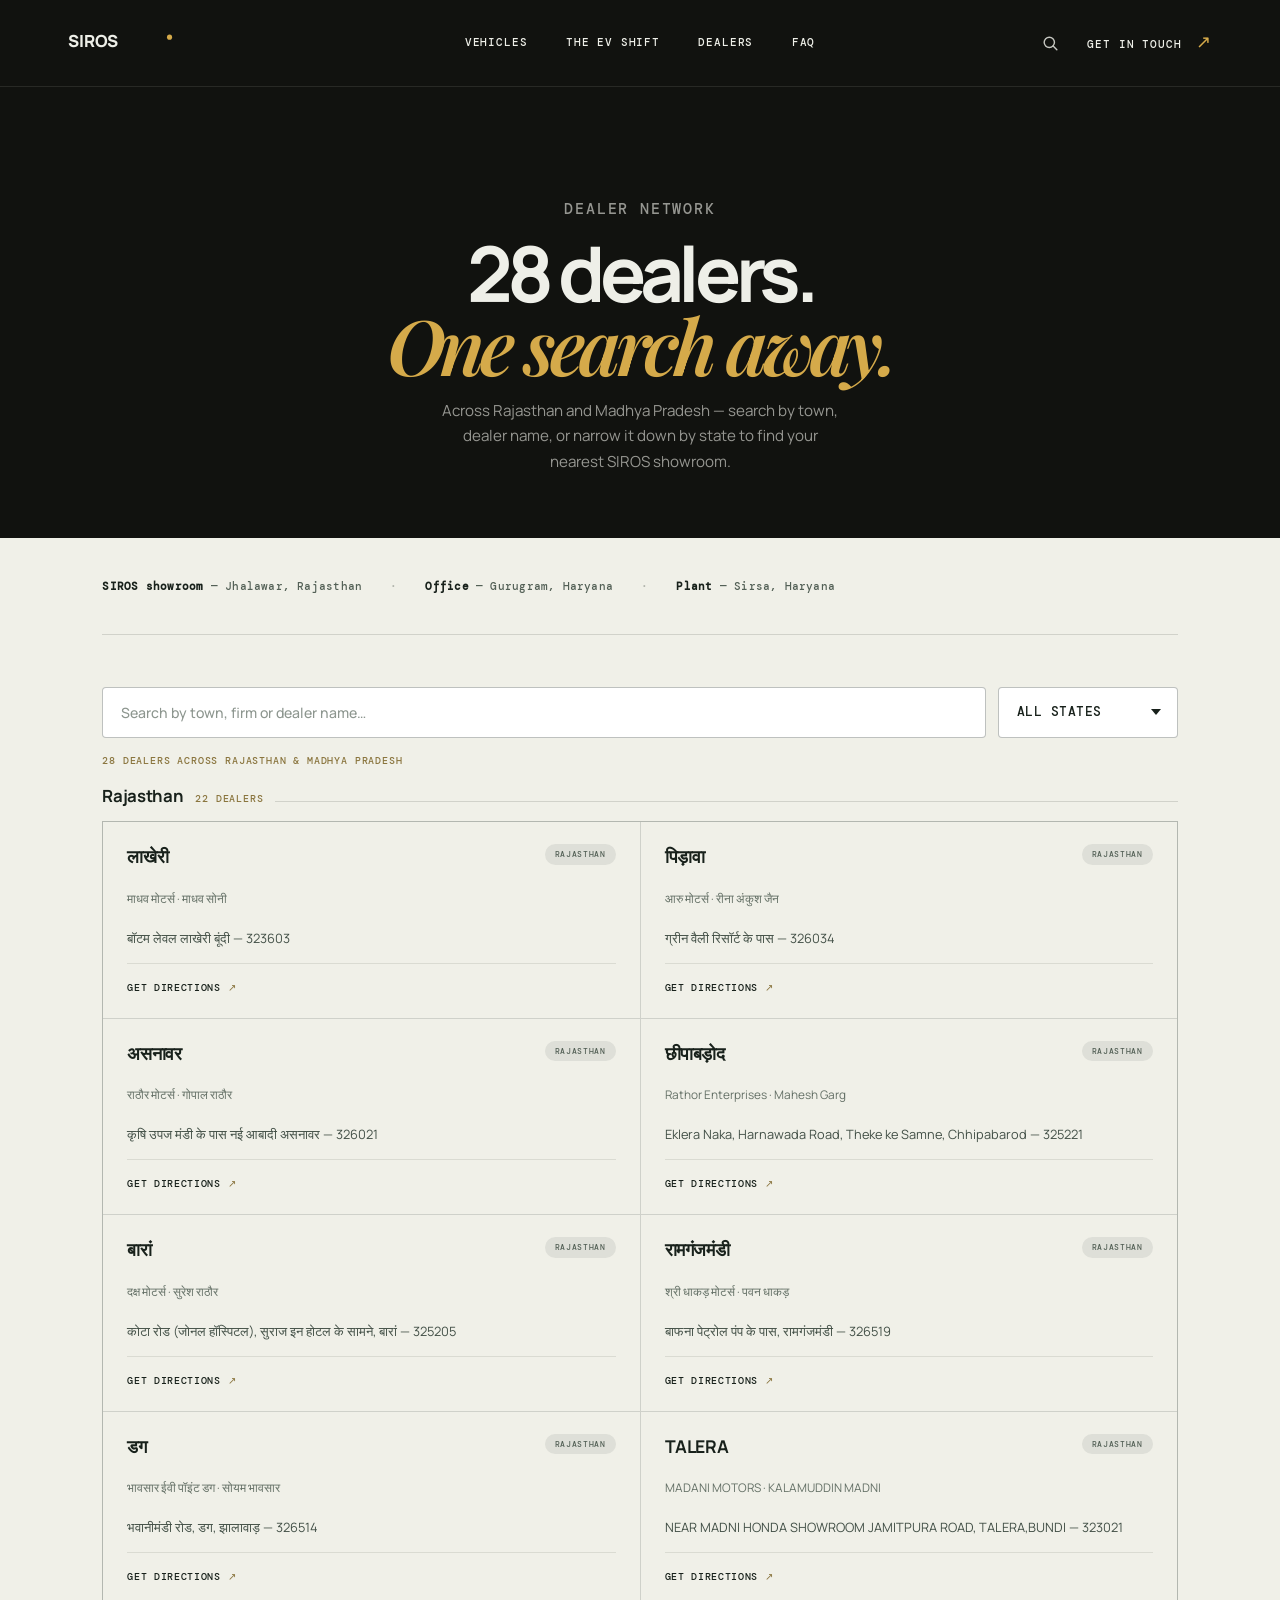
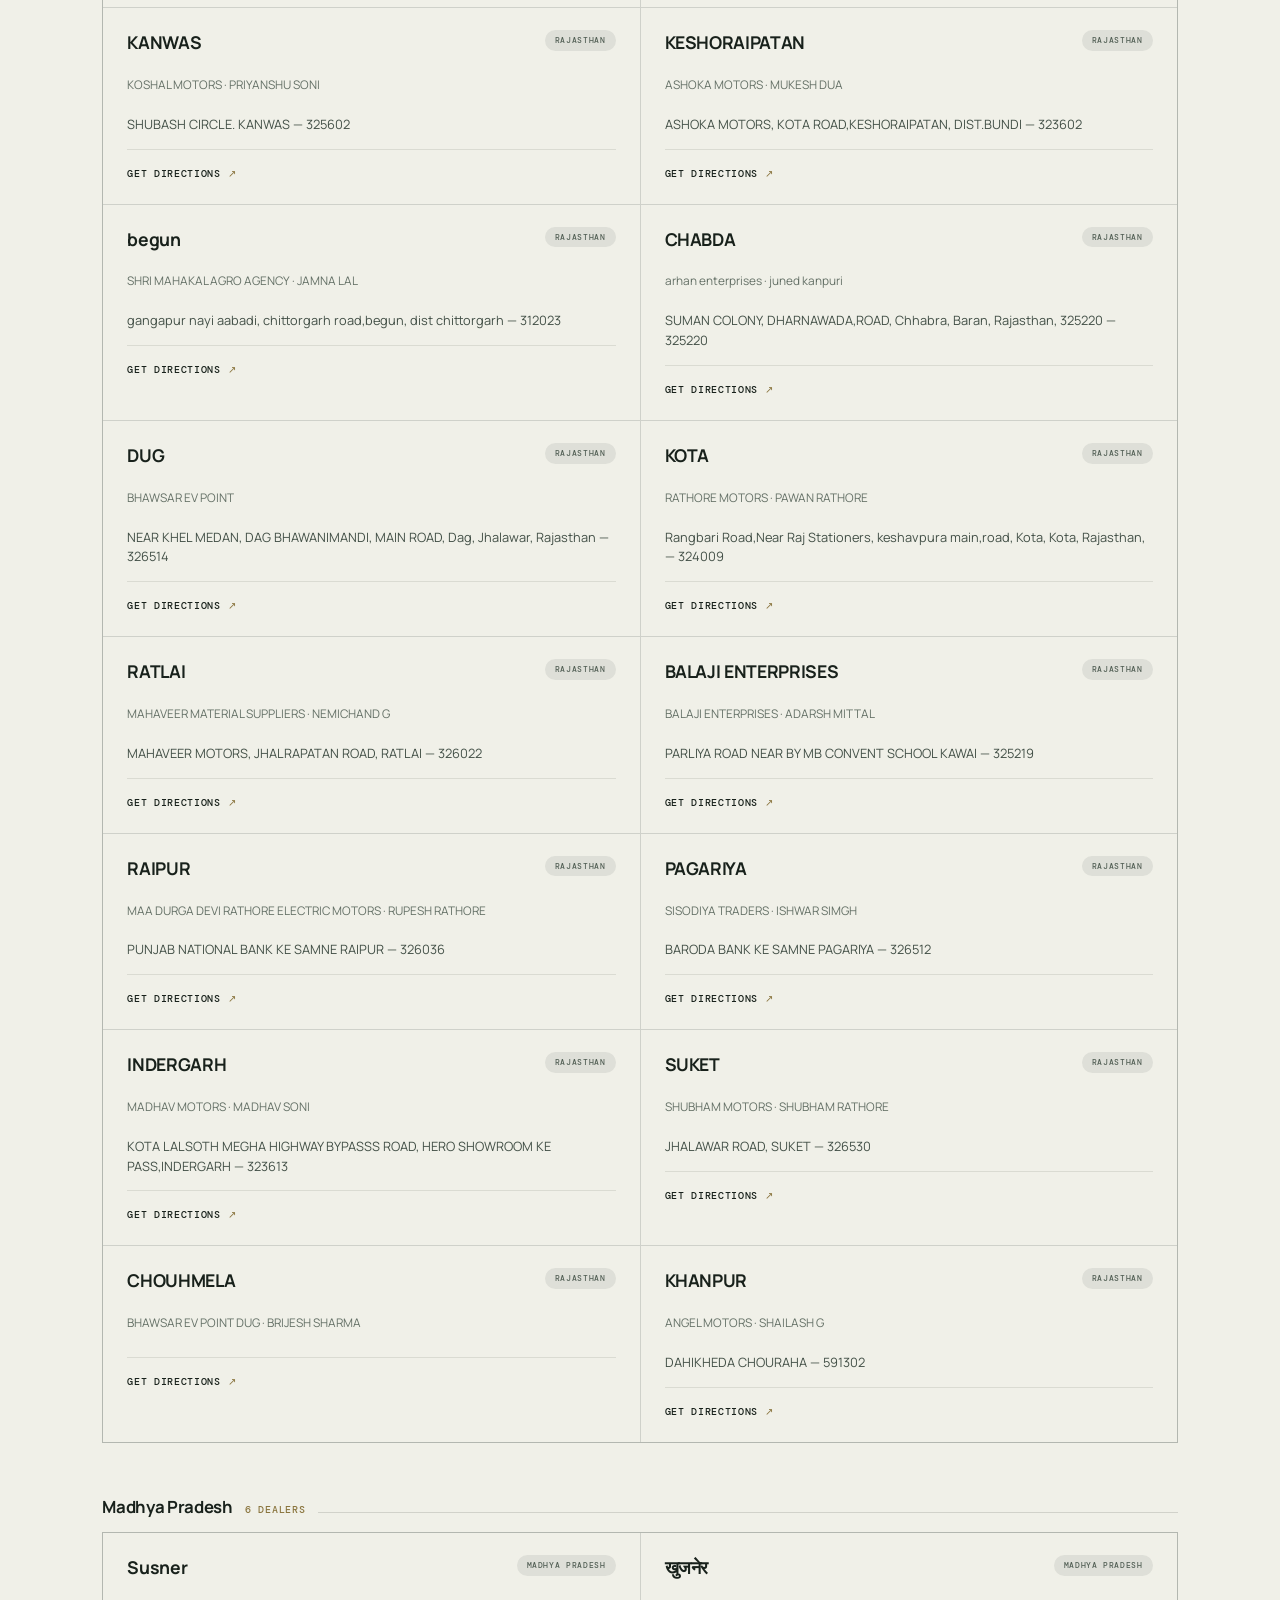
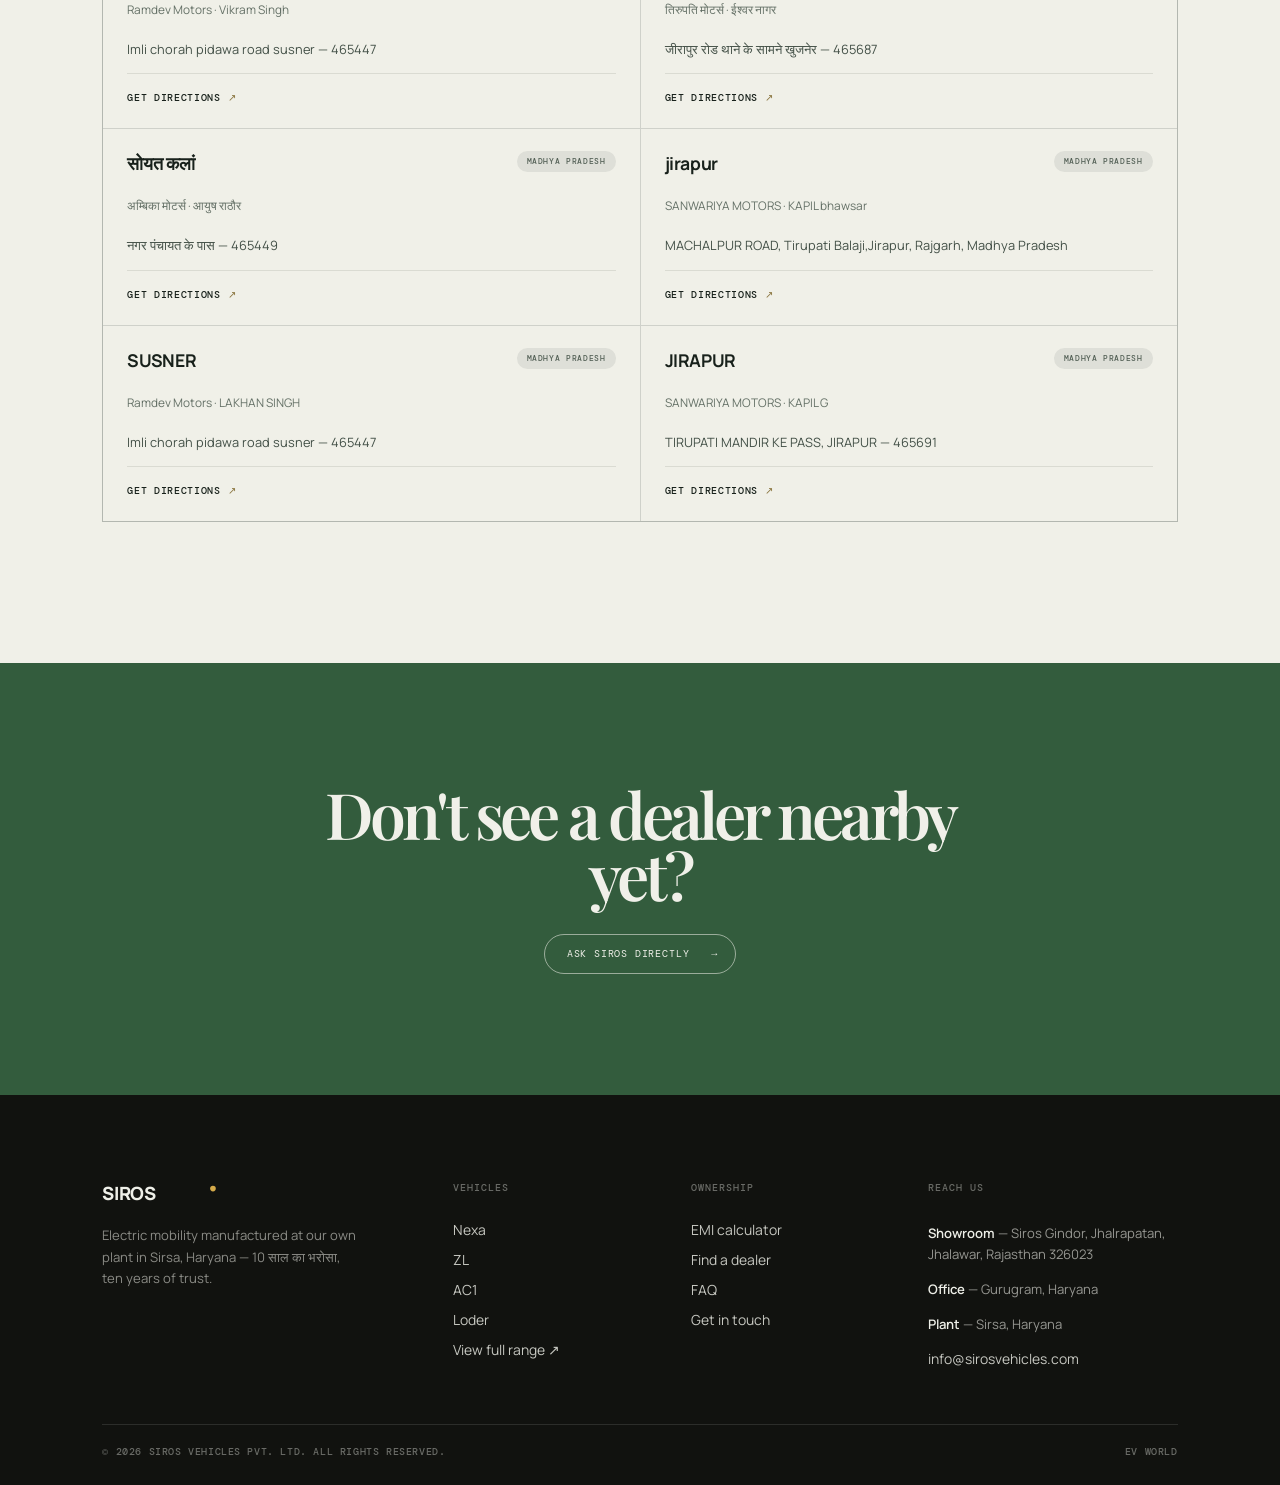
<file: dealers.html>
<!doctype html>
<html lang="en">
  <head>
    <meta charset="UTF-8" />
    <meta name="viewport" content="width=device-width, initial-scale=1.0" />
    <meta name="theme-color" content="#11120f" />
    <title>Find a SIROS Dealer — EV World</title>
    <link rel="preconnect" href="https://fonts.googleapis.com" />
    <link rel="preconnect" href="https://fonts.gstatic.com" crossorigin />
    <link href="https://fonts.googleapis.com/css2?family=DM+Mono:wght@400;500&family=Manrope:wght@400;500;600;700;800&family=Playfair+Display:ital,wght@0,600;0,700;1,600&display=swap" rel="stylesheet" />
    <link rel="stylesheet" href="styles.css" />
  </head>
  <body>
    <nav class="nav nav--plain" aria-label="Primary navigation">
      <a class="brand" href="index.html#top" aria-label="SIROS home">
        <svg class="brand__mark" viewBox="0 0 168 34" role="img" aria-hidden="true">
          <text x="0" y="24" class="brand__wordmark">SIROS</text>
          <circle class="brand__dot" cx="158" cy="8" r="4"></circle>
        </svg>
      </a>
      <div class="nav__links">
        <a href="index.html#products">Vehicles</a>
        <a href="index.html#range">The EV shift</a>
        <a href="dealers.html" aria-current="page">Dealers</a>
        <a href="index.html#faq">FAQ</a>
      </div>
      <div class="nav__actions">
        <button class="nav__search-toggle" id="searchToggle" aria-label="Search vehicles" aria-expanded="false" aria-controls="siteSearch">
          <svg viewBox="0 0 24 24" aria-hidden="true"><circle cx="10.5" cy="10.5" r="6.5" fill="none" stroke="currentColor" stroke-width="1.8"/><line x1="15.3" y1="15.3" x2="20" y2="20" stroke="currentColor" stroke-width="1.8" stroke-linecap="round"/></svg>
        </button>
        <a class="nav__menu" href="index.html#reserve">Get in touch <span aria-hidden="true">↗</span></a>
        <button class="nav__toggle" id="navToggle" aria-label="Open menu" aria-expanded="false" aria-controls="mobileMenu">
          <span></span><span></span><span></span>
        </button>
      </div>
    </nav>

    <div class="site-search" id="siteSearch" aria-hidden="true">
      <div class="site-search__panel">
        <div class="site-search__field">
          <svg viewBox="0 0 24 24" aria-hidden="true"><circle cx="10.5" cy="10.5" r="6.5" fill="none" stroke="currentColor" stroke-width="1.8"/><line x1="15.3" y1="15.3" x2="20" y2="20" stroke="currentColor" stroke-width="1.8" stroke-linecap="round"/></svg>
          <input type="search" id="siteSearchInput" placeholder="Search a vehicle — Nexa, ZL, AC1, Loder…" aria-label="Search vehicles by name" autocomplete="off" />
          <button type="button" class="site-search__close" id="siteSearchClose" aria-label="Close search">✕</button>
        </div>
        <div class="site-search__results" id="siteSearchResults" aria-live="polite"></div>
      </div>
    </div>

    <div class="mobile-menu" id="mobileMenu" aria-hidden="true">
      <a href="index.html#products">Vehicles</a>
      <a href="index.html#range">The EV shift</a>
      <a href="dealers.html">Dealers</a>
      <a href="index.html#faq">FAQ</a>
      <a href="index.html#reserve" class="mobile-menu__cta">Get in touch <span aria-hidden="true">↗</span></a>
    </div>

    <header class="dealers-hero">
      <p class="section-label">Dealer network</p>
      <h1>28 dealers.<br /><em>One search away.</em></h1>
      <p>Across Rajasthan and Madhya Pradesh — search by town, dealer name, or narrow it down by state to find your nearest SIROS showroom.</p>
    </header>

    <section class="locator locator--page" id="locator" aria-labelledby="locator-title">
      <div class="locator__hq">
        <span><strong>SIROS showroom</strong> — Jhalawar, Rajasthan</span>
        <span><strong>Office</strong> — Gurugram, Haryana</span>
        <span><strong>Plant</strong> — Sirsa, Haryana</span>
      </div>

      <div class="locator__interactive">
        <div class="locator__search">
          <input type="search" id="dealerSearch" placeholder="Search by town, firm or dealer name…" aria-label="Search dealers by town or name" autocomplete="off" />
          <select id="dealerState" aria-label="Filter dealers by state">
            <option value="all">All states</option>
            <option value="rj">Rajasthan</option>
            <option value="mp">Madhya Pradesh</option>
          </select>
        </div>
        <p class="locator__meta" id="dealerMeta"></p>
        <div id="dealerResults"></div>
      </div>
    </section>

    <section class="closing" id="reserve">
      <p>Don't see a dealer nearby yet?</p>
      <a href="mailto:info@sirosvehicles.com?subject=Dealer%20enquiry">Ask SIROS directly <span>→</span></a>
    </section>

    <footer class="site-footer">
      <div class="site-footer__top">
        <div class="site-footer__brand">
          <svg class="brand__mark" viewBox="0 0 168 34" role="img" aria-hidden="true">
            <text x="0" y="24" class="brand__wordmark">SIROS</text>
            <circle class="brand__dot" cx="158" cy="8" r="4"></circle>
          </svg>
          <p>Electric mobility manufactured at our own plant in Sirsa, Haryana — 10 साल का भरोसा, ten years of trust.</p>
        </div>

        <div class="site-footer__col">
          <p class="site-footer__heading">Vehicles</p>
          <a href="products/detail.html?model=nexa">Nexa</a>
          <a href="products/detail.html?model=zl">ZL</a>
          <a href="products/detail.html?model=ac1">AC1</a>
          <a href="products/detail.html?model=loder">Loder</a>
          <a href="index.html#products">View full range ↗</a>
        </div>

        <div class="site-footer__col">
          <p class="site-footer__heading">Ownership</p>
          <a href="index.html#emi">EMI calculator</a>
          <a href="dealers.html" aria-current="page">Find a dealer</a>
          <a href="index.html#faq">FAQ</a>
          <a href="mailto:info@sirosvehicles.com">Get in touch</a>
        </div>

        <div class="site-footer__col site-footer__col--wide">
          <p class="site-footer__heading">Reach us</p>
          <address><strong>Showroom</strong> — Siros Gindor, Jhalrapatan, Jhalawar, Rajasthan 326023</address>
          <address><strong>Office</strong> — Gurugram, Haryana</address>
          <address><strong>Plant</strong> — Sirsa, Haryana</address>
          <a href="mailto:info@sirosvehicles.com">info@sirosvehicles.com</a>
        </div>
      </div>

      <div class="site-footer__bottom">
        <span>© 2026 SIROS Vehicles Pvt. Ltd. All rights reserved.</span>
        <span>EV World</span>
      </div>
    </footer>

    <script src="script.js"></script>
    <script src="dealers.js"></script>
    <script src="locator.js"></script>
  </body>
</html>
</file>
<file: styles.css>
:root {
  --ink: #eeefe8;
  --paper: #11120f;
  --acid: #d5aa4a;
  --mono: "DM Mono", monospace;
  --sans: "Manrope", Arial, sans-serif;
  --display: "Playfair Display", Georgia, serif;
}

* { box-sizing: border-box; }
html { scroll-behavior: smooth; background: var(--paper); overflow-x: hidden; }
body { margin: 0; color: var(--ink); font-family: var(--sans); background: var(--paper); overflow-x: hidden; }
a { color: inherit; text-decoration: none; }

.hero {
  isolation: isolate;
  min-height: 100dvh;
  position: relative;
  overflow: hidden;
  display: flex;
  flex-direction: column;
  padding: 28px clamp(24px, 4vw, 68px) 34px;
}

.hero__film, .hero__video, .hero__veil, .hero__grain { position: absolute; inset: 0; }
.hero__film { z-index: -1; background: #292a24; }
.hero__video {
  width: 100%; height: 100%; object-fit: cover; object-position: center;
  filter: saturate(.8) contrast(1.08) brightness(.82);
  transform: scale(1.035);
  animation: cinematic-drift 14s cubic-bezier(.42,0,.2,1) infinite alternate;
}
.hero__veil {
  background: linear-gradient(90deg, rgba(8,9,7,.88) 0%, rgba(8,9,7,.43) 37%, rgba(8,9,7,.1) 70%),
    linear-gradient(0deg, rgba(8,9,7,.78) 0%, transparent 36%, rgba(8,9,7,.22) 100%);
}
.hero__grain { opacity: .16; pointer-events: none; background-image: url("data:image/svg+xml,%3Csvg viewBox='0 0 180 180' xmlns='http://www.w3.org/2000/svg'%3E%3Cfilter id='n'%3E%3CfeTurbulence type='fractalNoise' baseFrequency='.95' numOctaves='4' stitchTiles='stitch'/%3E%3C/filter%3E%3Crect width='100%25' height='100%25' filter='url(%23n)' opacity='.55'/%3E%3C/svg%3E"); mix-blend-mode: soft-light; }
.hero__loopmask {
  z-index: 1;
  pointer-events: none;
  background: radial-gradient(120% 90% at 50% 62%, transparent 55%, var(--paper) 100%), var(--paper);
  opacity: 0;
  transition: opacity .5s cubic-bezier(.65,0,.35,1);
}
.hero__loopmask.is-visible { opacity: 1; }

.nav { display: grid; grid-template-columns: 1fr auto 1fr; align-items: center; position: relative; z-index: 2; }
.brand { display: block; width: 108px; transition: opacity .25s ease; }
.brand:hover { opacity: .82; }
.brand__mark { display: block; width: 100%; height: auto; overflow: visible; }
.brand__wordmark { font: 800 26px/1 var(--sans); letter-spacing: -.01em; fill: var(--ink); }
.brand__dot { fill: var(--acid); }
.nav__links { display: flex; gap: clamp(20px, 3vw, 46px); font: 500 .66rem/1 var(--mono); letter-spacing: .08em; text-transform: uppercase; }
.nav__links a, .nav__menu { transition: opacity .25s ease; }
.nav__links a:hover, .nav__menu:hover { opacity: .58; }
.nav__actions { display: flex; align-items: center; gap: clamp(12px,1.6vw,20px); justify-self: end; }
.nav__menu { font: 500 .67rem/1 var(--mono); letter-spacing: .08em; text-transform: uppercase; }
.nav__menu span { color: var(--acid); font-size: 1.1rem; margin-left: .42rem; }

.nav__search-toggle { display: flex; align-items: center; justify-content: center; width: 34px; height: 34px; padding: 0; border: 0; background: none; color: var(--ink); cursor: pointer; opacity: .82; transition: opacity .25s ease; }
.nav__search-toggle:hover, .nav__search-toggle:focus-visible { opacity: 1; }
.nav__search-toggle svg { width: 19px; height: 19px; }

/* ---------------------------------------------------------------------
   Site-wide vehicle search — a small command-palette-style overlay,
   opened from the nav on every page (index and dealers alike), so a
   visitor can jump straight to a model by name without hunting through
   the vehicle carousel or menu first.
   ------------------------------------------------------------------- */
.site-search { position: fixed; inset: 0; z-index: 40; display: flex; justify-content: center; padding: min(14vh, 120px) 20px 20px; background: rgba(8,9,7,.72); backdrop-filter: blur(3px); opacity: 0; visibility: hidden; transition: opacity .25s ease, visibility 0s linear .25s; }
.site-search.is-open { opacity: 1; visibility: visible; transition-delay: 0s; }
.site-search__panel { width: min(560px, 100%); height: fit-content; max-height: 78vh; display: flex; flex-direction: column; background: var(--paper); border: 1px solid rgba(238,239,232,.18); border-radius: 6px; box-shadow: 0 30px 70px rgba(0,0,0,.5); transform: translateY(-14px); opacity: 0; transition: transform .3s cubic-bezier(.22,1,.36,1), opacity .3s ease; }
.site-search.is-open .site-search__panel { transform: translateY(0); opacity: 1; }
.site-search__field { display: flex; align-items: center; gap: 12px; padding: 18px 20px; border-bottom: 1px solid rgba(238,239,232,.14); color: rgba(238,239,232,.55); flex: none; }
.site-search__field svg { width: 18px; height: 18px; flex: none; }
.site-search__field input { flex: 1; min-width: 0; border: 0; background: none; outline: none; color: var(--ink); font: 500 .95rem/1 var(--sans); }
.site-search__field input::placeholder { color: rgba(238,239,232,.4); }
.site-search__close { flex: none; width: 26px; height: 26px; padding: 0; border: 0; background: none; color: rgba(238,239,232,.5); font-size: .85rem; cursor: pointer; transition: color .2s ease; }
.site-search__close:hover { color: var(--ink); }
.site-search__results { overflow-y: auto; padding: 8px; }
.site-search__result { display: flex; align-items: center; justify-content: space-between; gap: 12px; padding: 14px 14px; border-radius: 4px; color: var(--ink); transition: background .18s ease; }
.site-search__result:hover, .site-search__result:focus-visible { background: rgba(238,239,232,.08); }
.site-search__result span { font: 600 1.05rem/1 var(--sans); letter-spacing: -.01em; }
.site-search__result small { font: 500 .62rem/1 var(--mono); letter-spacing: .08em; text-transform: uppercase; color: rgba(238,239,232,.45); }
.site-search__empty { padding: 22px 14px; color: rgba(238,239,232,.5); font-size: .85rem; line-height: 1.6; }

@media (max-width: 480px) {
  .site-search { padding-top: 10vh; }
}

.hero__content { margin-top: auto; width: min(900px, 100%); padding: 5.5rem 0 clamp(44px, 7vw, 100px); }
.eyebrow { margin: 0 0 25px; color: var(--acid); font: 500 .65rem/1.3 var(--mono); letter-spacing: .1em; text-transform: uppercase; }
.hero__title { margin: 0; font-size: clamp(4.1rem, 9.15vw, 9.6rem); line-height: .84; letter-spacing: -.075em; font-weight: 700; }
.title-line { display: block; }
.title-line--italic { padding-left: clamp(24px, 7vw, 110px); color: #f2f2eb; font-family: var(--display); font-weight: 600; letter-spacing: -.085em; }
.hero__bottom { display: flex; align-items: end; gap: clamp(28px, 8vw, 120px); margin-top: clamp(28px, 4.4vw, 60px); }
.hero__description { width: min(290px, 44vw); margin: 0; color: rgba(238,239,232,.76); font-size: .83rem; line-height: 1.55; }
.cta { display: inline-flex; align-items: center; gap: 36px; min-height: 50px; padding: 0 9px 0 18px; border: 1px solid rgba(238,239,232,.46); border-radius: 99px; font: 500 .66rem/1 var(--mono); letter-spacing: .08em; text-transform: uppercase; transition: background-color .28s ease, color .28s ease, transform .28s cubic-bezier(.22,1,.36,1); }
.cta i { display: grid; place-items: center; width: 32px; height: 32px; border-radius: 50%; background: var(--acid); color: #181a11; font: 1.15rem/1 Arial; font-style: normal; transition: transform .28s cubic-bezier(.22,1,.36,1); }
.cta:hover { color: #171810; background: var(--acid); border-color: var(--acid); transform: translateY(-2px); }
.cta:hover i { color: var(--acid); background: #171810; transform: translateX(3px); }
.cta:active { transform: translateY(0) scale(.98); }

.hero__signature { position: absolute; right: clamp(24px, 4vw, 68px); bottom: 35px; z-index: 2; margin: 0; color: rgba(238,239,232,.82); font: 500 .61rem/1.5 var(--mono); letter-spacing: .08em; text-align: right; text-transform: uppercase; }
.hero__signature span { color: var(--acid); }
.scroll-cue { position: absolute; z-index: 2; bottom: 34px; left: clamp(24px, 4vw, 68px); display: flex; align-items: center; gap: 10px; color: rgba(238,239,232,.7); font: .55rem/1 var(--mono); letter-spacing: .08em; text-transform: uppercase; }
.scroll-cue i { display: block; width: 22px; height: 1px; background: var(--acid); transform-origin: left; animation: cue 1.8s ease-in-out infinite; }
.shift { display: grid; grid-template-columns: 1.04fr .96fr; min-height: 100vh; padding: clamp(70px, 9vw, 145px) clamp(24px, 8vw, 130px); gap: clamp(50px, 12vw, 190px); align-items: center; background: #dfdfd2; color: #172019; }
.section-label { margin: 0 0 28px; color: #8b7439; font: 500 .63rem/1 var(--mono); letter-spacing: .12em; text-transform: uppercase; }
.shift h2 { max-width: 700px; margin: 0; font-size: clamp(3.2rem, 6.2vw, 7.4rem); line-height: .88; letter-spacing: -.075em; font-weight: 700; }
.shift h2 em { font-family: var(--display); font-weight: 600; }
.shift__intro > p:last-child { max-width: 380px; margin: 42px 0 0 clamp(20px, 8vw, 125px); color: #435047; font-size: .93rem; line-height: 1.65; }
.shift__ledger { max-width: 480px; padding: clamp(28px, 4vw, 48px); border: 1px solid rgba(23,32,25,.28); background: #1b251d; color: #eef0e7; box-shadow: 18px 20px 0 #c5c6b8; }
.ledger__topline, .cost-row, .ledger__total { display: flex; justify-content: space-between; gap: 20px; }
.ledger__topline { font: 500 .67rem/1.3 var(--mono); letter-spacing: .06em; text-transform: uppercase; }.ledger__topline output { color: #e4bd5d; }
.distance { width: 100%; height: 26px; margin: 19px 0 0; accent-color: #d5aa4a; cursor: pointer; }
.scale { display: flex; justify-content: space-between; color: rgba(238,240,231,.53); font: .55rem/1 var(--mono); }.ledger__divider { height: 1px; margin: 42px 0 20px; background: rgba(238,240,231,.18); }
.ledger__caption { margin: 0 0 14px; color: rgba(238,240,231,.58); font: .59rem/1.4 var(--mono); letter-spacing: .08em; text-transform: uppercase; }
.cost-row { padding: 15px 0; border-bottom: 1px solid rgba(238,240,231,.12); font-size: .87rem; }.cost-row strong { font: 500 .95rem/1 var(--mono); }.cost-row--electric strong { color: #e4bd5d; }
.ledger__total { margin-top: 27px; align-items: end; font-size: .8rem; }.ledger__total strong { color: #e4bd5d; font: 500 clamp(1.7rem, 3vw, 2.25rem)/.9 var(--mono); letter-spacing: -.08em; }
.ledger__note { margin: 34px 0 0; color: rgba(238,240,231,.5); font-size: .61rem; line-height: 1.55; }.ledger__link { display: flex; justify-content: space-between; align-items: center; margin-top: 30px; padding-top: 17px; border-top: 1px solid rgba(238,240,231,.25); color: #e4bd5d; font: 500 .63rem/1 var(--mono); letter-spacing: .09em; text-transform: uppercase; }.ledger__link span { font-size: 1rem; }
.closing { display: flex; min-height: 48vh; flex-direction: column; align-items: center; justify-content: center; gap: 28px; padding: 35px 24px; background: #335c3d; color: #f0f0e9; text-align: center; }.closing p { max-width: 690px; margin: 0; font: 600 clamp(2.2rem, 5vw, 5.4rem)/.95 var(--display); letter-spacing: -.06em; }.closing a { display: inline-flex; gap: 22px; align-items: center; padding: 14px 17px 14px 22px; border: 1px solid rgba(240,240,233,.55); border-radius: 40px; font: .63rem/1 var(--mono); letter-spacing: .08em; text-transform: uppercase; transition: background .25s ease, color .25s ease; }.closing a:hover { background: #f0f0e9; color: #335c3d; }
.products { padding: clamp(70px, 10vw, 145px) clamp(24px, 8vw, 130px); background: #f0f0e8; color: #18211b; }.products__header { display: grid; grid-template-columns: 1.1fr 1.2fr .7fr; gap: 28px; align-items: end; margin-bottom: clamp(40px, 6vw, 80px); }.products__header .section-label { margin: 0 0 .4rem; }.products__header h2 { margin: 0; font-size: clamp(3.1rem, 6vw, 7.1rem); font-weight: 700; letter-spacing: -.08em; line-height: .82; }.products__header h2 em { font-family: var(--display); font-weight: 600; }.products__header > p:last-child { max-width: 215px; margin: 0 0 .2rem; color: #536056; font-size: .8rem; line-height: 1.6; }
.product-detail { min-height: 100dvh; background: #edf0e7; color: #172019; }.detail-nav { display: flex; align-items: center; justify-content: space-between; padding: 28px clamp(24px, 5vw, 80px); border-bottom: 1px solid rgba(23,32,25,.2); }.detail-nav > a:last-child { font: 500 .62rem/1 var(--mono); letter-spacing: .08em; text-transform: uppercase; }.detail-hero { max-width: 1100px; padding: clamp(85px, 14vw, 180px) clamp(24px, 11vw, 180px) clamp(65px, 9vw, 130px); }.detail-hero .section-label { margin: 0 0 25px; }.detail-hero h1 { margin: 0; font-size: clamp(5rem, 12vw, 13rem); letter-spacing: -.1em; line-height: .72; }.detail-hero h1 span { display: block; margin: 26px 0 0 clamp(24px, 8vw, 130px); color: #426445; font: 600 clamp(1.7rem, 3.5vw, 4.2rem)/.92 var(--display); letter-spacing: -.065em; }.detail-hero > p:not(.section-label) { max-width: 410px; margin: 43px 0 0 clamp(24px, 8vw, 130px); color: #526158; line-height: 1.65; }.detail-cta { display: inline-flex; gap: 24px; align-items: center; margin: 34px 0 0 clamp(24px, 8vw, 130px); padding: 16px 19px 16px 24px; border-radius: 40px; background: #1c2b20; color: #edf0e7; font: 500 .62rem/1 var(--mono); letter-spacing: .08em; text-transform: uppercase; transition: transform .25s ease, background .25s ease; }.detail-cta:hover { background: #426445; transform: translateY(-3px); }.detail-specs { display: grid; grid-template-columns: repeat(4,1fr); padding: 0 clamp(24px, 5vw, 80px) 75px; gap: 1px; background: rgba(23,32,25,.2); }.detail-specs div { display: grid; gap: 11px; padding: 21px; background: #edf0e7; }.detail-specs span, .feature-list p { color: #637167; font: .58rem/1.35 var(--mono); letter-spacing: .08em; text-transform: uppercase; }.detail-specs strong { font-size: clamp(1rem, 1.6vw, 1.45rem); letter-spacing: -.045em; }.detail-info { display: grid; grid-template-columns: 1.05fr .95fr; gap: clamp(50px, 12vw, 180px); padding: clamp(65px, 9vw, 130px) clamp(24px, 11vw, 180px); background: #203925; color: #edf0e7; }.detail-info .section-label { color: #d5aa4a; }.detail-info h2 { max-width: 430px; margin: 20px 0; font: 600 clamp(2.5rem, 4vw, 5rem)/.85 var(--display); letter-spacing: -.075em; }.detail-info div > p:not(.section-label) { max-width: 420px; color: rgba(237,240,231,.7); line-height: 1.65; }.detail-info div > a { display: inline-block; margin-top: 23px; color: #e5bc5d; font: .62rem/1 var(--mono); letter-spacing: .08em; text-transform: uppercase; }.feature-list { display: grid; grid-template-columns: 1fr 1fr; align-content: start; gap: 0 25px; }.feature-list p { grid-column: 1/-1; margin: 0 0 14px; color: #e5bc5d; }.feature-list span { padding: 14px 0; border-bottom: 1px solid rgba(237,240,231,.2); font-size: .82rem; }.detail-disclaimer { margin: 0; padding: 24px clamp(24px, 5vw, 80px); background: #172019; color: rgba(237,240,231,.55); font: .55rem/1.5 var(--mono); }

.reveal { opacity: 0; transform: translateY(26px); animation: reveal .85s cubic-bezier(.22,1,.36,1) forwards; }
[data-reveal] { opacity: 0; transform: translateY(30px); transition: opacity .9s cubic-bezier(.22,1,.36,1), transform .9s cubic-bezier(.22,1,.36,1); }
[data-reveal].is-inview { opacity: 1; transform: translateY(0); }
.hero__title .reveal:nth-child(1) { animation-delay: .15s; }
.hero__title .reveal:nth-child(2) { animation-delay: .27s; }
.hero__bottom { animation-delay: .44s; }
.spec:nth-child(1) { animation-delay: .48s; }.spec:nth-child(2) { animation-delay: .57s; }.spec:nth-child(3) { animation-delay: .66s; }
@keyframes reveal { to { opacity: 1; transform: translateY(0); } }
@keyframes cinematic-drift { from { transform: scale(1.035) translate3d(0,0,0); } to { transform: scale(1.08) translate3d(-.8%, -.45%,0); } }
@keyframes cue { 0%,100% { transform: scaleX(.25); opacity: .3; } 50% { transform: scaleX(1); opacity: 1; } }

@media (max-width: 760px) {
  .hero { padding-top: 22px; }
  .nav { grid-template-columns: 1fr auto; }.nav__links { display: none; }
  .hero__content { padding-bottom: 145px; }.hero__bottom { align-items: flex-start; flex-direction: column; gap: 24px; }
  .hero__description { width: min(310px, 100%); }.specs { right: auto; left: 24px; bottom: 35px; gap: 19px; }
  .hero__signature { display: none; }.scroll-cue { display: none; }
  .hero__veil { background: linear-gradient(90deg, rgba(8,9,7,.77) 0%, rgba(8,9,7,.22) 100%), linear-gradient(0deg, rgba(8,9,7,.72) 0%, transparent 48%); }
}
@media (max-width: 760px) { .shift { grid-template-columns: 1fr; min-height: auto; }.shift__intro > p:last-child { margin-left: 0; }.shift__ledger { box-shadow: 10px 11px 0 #c5c6b8; } }
@media (max-width: 760px) { .products__header { grid-template-columns: 1fr; }.products__header > p:last-child { max-width: 300px; }.detail-specs { grid-template-columns: repeat(2,1fr); padding-bottom: 45px; }.detail-info { grid-template-columns: 1fr; }.detail-hero h1 { font-size: clamp(4.4rem, 20vw, 8rem); }.detail-hero h1 span { margin-left: 24px; }.detail-hero > p:not(.section-label), .detail-cta { margin-left: 24px; }.feature-list { grid-template-columns: 1fr; }.locator__header { grid-template-columns: 1fr; }.locator__header > p:last-child { max-width: 320px; } }
@media (prefers-reduced-motion: reduce) {
  *, *::before, *::after { scroll-behavior: auto !important; animation-duration: .01ms !important; animation-iteration-count: 1 !important; transition-duration: .01ms !important; }
  .hero__video { transform: scale(1.035); }
}

.rate-section { display: grid; grid-template-columns: .72fr 1.28fr; gap: clamp(50px, 10vw, 160px); padding: clamp(70px, 10vw, 140px) clamp(24px, 11vw, 180px); background: #d9d9cc; color: #172019; }
.rate-section .section-label { margin: 0 0 25px; }.rate-section h2 { margin: 0; font-size: clamp(3.2rem, 5vw, 6rem); line-height: .83; letter-spacing: -.08em; }.rate-section h2 em { font-family: var(--display); font-weight: 600; }.rate-section > div > p:last-child { max-width: 340px; margin: 35px 0 0; color: #4b574e; font-size: .82rem; line-height: 1.65; }
.rate-table { width: 100%; border-collapse: collapse; font-size: .82rem; }.rate-table th { padding: 0 0 14px; border-bottom: 1px solid rgba(23,32,25,.5); color: #647066; font: .55rem/1 var(--mono); letter-spacing: .07em; text-align: left; text-transform: uppercase; }.rate-table th:last-child,.rate-table td:last-child { text-align: right; }.rate-table td { padding: 18px 0; border-bottom: 1px solid rgba(23,32,25,.18); }.rate-table td:last-child { font: 500 .8rem/1 var(--mono); }.rate-table tbody tr:last-child td { border-color: rgba(23,32,25,.5); }

/* ---------------------------------------------------------------
   Trust — "10 years of trust", real partners, real manufacturing.
   Dark section, same paper as the hero, to break the two cream
   sections apart and give the claim room to breathe.
   ----------------------------------------------------------------*/
.trust { padding: clamp(90px,11vw,150px) clamp(24px,8vw,130px); background: var(--paper); color: var(--ink); }
.trust__intro { max-width: 720px; }
.trust__intro .section-label { color: var(--acid); }
.trust__intro h2 { margin: 0; font-size: clamp(2.6rem,5.4vw,5.6rem); font-weight: 700; letter-spacing: -.07em; line-height: .92; }
.trust__intro h2 em { font-family: var(--display); font-weight: 600; font-style: italic; color: var(--acid); }
.trust__intro p { max-width: 46ch; margin: 26px 0 0; color: rgba(238,239,232,.6); line-height: 1.7; font-size: .92rem; }
.trust__grid { display: grid; grid-template-columns: repeat(4,minmax(0,1fr)); gap: 1px; margin-top: clamp(56px,8vw,96px); background: rgba(238,239,232,.14); }
.trust__pillar { background: var(--paper); padding: 34px 26px clamp(30px,4vw,42px); display: flex; flex-direction: column; gap: 20px; }
.trust__pillar svg { width: 40px; height: 40px; stroke: var(--acid); fill: none; stroke-width: 1.4; }
.trust__pillar h3 { margin: 0; font-size: 1.02rem; font-weight: 600; letter-spacing: -.01em; }
.trust__pillar p { margin: 0; color: rgba(238,239,232,.56); font-size: .8rem; line-height: 1.6; }
.trust__partners { margin-top: clamp(64px,9vw,110px); padding-top: 34px; border-top: 1px solid rgba(238,239,232,.14); display: flex; flex-wrap: wrap; align-items: center; justify-content: space-between; gap: 24px 40px; }
.trust__partners-label { font: 500 .58rem/1 var(--mono); letter-spacing: .12em; text-transform: uppercase; color: rgba(238,239,232,.4); }
.trust__partners-marks { display: flex; flex-wrap: wrap; gap: 30px 44px; }
.trust__partners-marks span { font: 700 1rem/1 var(--sans); letter-spacing: -.02em; color: rgba(238,239,232,.8); }
.trust__partners-marks small { display: block; font: 500 .52rem/1 var(--mono); letter-spacing: .1em; text-transform: uppercase; color: rgba(238,239,232,.36); margin-top: 4px; font-weight: 400; }

@media (max-width: 900px) {
  .trust__grid { grid-template-columns: repeat(2,minmax(0,1fr)); }
}
@media (max-width: 560px) {
  .trust__grid { grid-template-columns: 1fr; }
  .trust__partners { flex-direction: column; align-items: flex-start; }
}

/* ---------------------------------------------------------------
   Locator — real SIROS addresses. Filter by state, get real
   directions; no fabricated dealer network.
   ----------------------------------------------------------------*/
.locator { padding: clamp(90px,11vw,150px) clamp(24px,8vw,130px); background: #f0f0e8; color: #18211b; }
.locator__header { display: grid; grid-template-columns: 1.1fr 1.2fr .7fr; gap: 28px; align-items: end; margin-bottom: clamp(40px,6vw,64px); }
.locator__header h2 { margin: 0; font-size: clamp(3rem,5.6vw,6.4rem); font-weight: 700; letter-spacing: -.08em; line-height: .84; }
.locator__header h2 em { font-family: var(--display); font-weight: 600; font-style: italic; }
.locator__header > p:last-child { max-width: 230px; margin: 0 0 .2rem; color: #536056; font-size: .8rem; line-height: 1.6; }

@media (max-width: 760px) { .detail-info,.rate-section { grid-template-columns: 1fr; } }
@media (max-width: 760px) { .locator__header { grid-template-columns: 1fr; }.locator__header > p:last-child { max-width: 320px; } }


/* ---------------------------------------------------------------
   EMI — worked from the SIROS financing sheet. Same dark paper as
   Trust, since financing is part of the same "what ownership
   actually costs" story.
   ----------------------------------------------------------------*/
.emi { padding: clamp(70px,9vw,120px) clamp(24px,8vw,130px) clamp(90px,11vw,150px); background: var(--paper); color: var(--ink); border-top: 1px solid rgba(238,239,232,.1); }
.emi__intro { max-width: 640px; }
.emi__intro .section-label { color: var(--acid); }
.emi__intro h2 { margin: 0; font-size: clamp(2.4rem,5vw,4.8rem); font-weight: 700; letter-spacing: -.07em; line-height: .95; }
.emi__intro h2 em { font-family: var(--display); font-weight: 600; font-style: italic; color: var(--acid); }
.emi__intro p { max-width: 50ch; margin: 22px 0 0; color: rgba(238,239,232,.6); line-height: 1.7; font-size: .9rem; }

.emi__panel { margin-top: clamp(48px,6vw,72px); display: grid; grid-template-columns: .85fr 1.15fr; gap: clamp(36px,5vw,64px); align-items: start; }
.emi__picker { padding: 30px clamp(26px,3vw,36px); border: 1px solid rgba(238,239,232,.16); border-radius: 4px; }
.emi__topline { display: flex; justify-content: space-between; align-items: baseline; font: 500 .67rem/1.3 var(--mono); letter-spacing: .06em; text-transform: uppercase; color: rgba(238,239,232,.6); }
.emi__topline output { font: 500 1.5rem/1 var(--mono); color: var(--acid); letter-spacing: -.02em; }
.emi__slider { width: 100%; margin: 22px 0 8px; -webkit-appearance: none; appearance: none; height: 3px; border-radius: 2px; background: rgba(238,239,232,.18); outline: none; }
.emi__slider::-webkit-slider-thumb { -webkit-appearance: none; width: 18px; height: 18px; border-radius: 50%; background: var(--acid); cursor: pointer; box-shadow: 0 0 0 4px rgba(213,170,74,.18); }
.emi__slider::-moz-range-thumb { width: 18px; height: 18px; border: 0; border-radius: 50%; background: var(--acid); cursor: pointer; box-shadow: 0 0 0 4px rgba(213,170,74,.18); }
.emi__scale { display: flex; justify-content: space-between; color: rgba(238,239,232,.4); font: .55rem/1 var(--mono); }

.emi__field-label { margin: 26px 0 0; font: 500 .67rem/1.3 var(--mono); letter-spacing: .06em; text-transform: uppercase; color: rgba(238,239,232,.6); }
.emi__tenure { display: flex; flex-wrap: wrap; gap: 8px; margin-top: 12px; }
.emi__tenure button {
  flex: 1 1 auto; min-width: 76px; padding: 10px 8px;
  border: 1px solid rgba(238,239,232,.18); border-radius: 999px;
  background: transparent; color: var(--ink);
  font: 500 .78rem/1 var(--mono); letter-spacing: .01em;
  cursor: pointer; transition: background .18s ease, border-color .18s ease, color .18s ease;
}
.emi__tenure button:hover { border-color: rgba(213,170,74,.55); }
.emi__tenure button:focus-visible { outline: 2px solid var(--acid); outline-offset: 2px; }
.emi__tenure button.is-active { background: var(--acid); border-color: var(--acid); color: var(--paper); }

.emi__hint { margin: 26px 0 0; padding-top: 20px; border-top: 1px solid rgba(238,239,232,.14); color: rgba(238,239,232,.5); font-size: .78rem; line-height: 1.6; }

.emi__result { border: 1px solid rgba(238,239,232,.16); border-radius: 4px; padding: clamp(28px,3.4vw,40px) clamp(26px,3vw,36px); background: rgba(213,170,74,.04); display: flex; flex-direction: column; }
.emi__result-label { display: block; font: 500 .67rem/1.3 var(--mono); letter-spacing: .06em; text-transform: uppercase; color: rgba(238,239,232,.6); }
.emi__result-amount { margin-top: 10px; font: 600 clamp(2.4rem,4.6vw,3.6rem)/1 var(--mono); letter-spacing: -.02em; color: var(--acid); }
.emi__result-amount span { font-family: var(--sans); font-size: .82rem; font-weight: 500; letter-spacing: 0; text-transform: none; color: rgba(238,239,232,.5); margin-left: 8px; }

.emi__result-stats { display: grid; grid-template-columns: 1fr 1fr; gap: 1px; margin-top: 26px; background: rgba(238,239,232,.14); }
.emi__result-stat { background: var(--paper); padding: 18px clamp(18px,2vw,26px); display: flex; flex-direction: column; gap: 8px; }
.emi__result-stat-label { font: 500 .6rem/1 var(--mono); letter-spacing: .08em; text-transform: uppercase; color: rgba(238,239,232,.45); }
.emi__result-stat-value { font: 500 1.25rem/1 var(--mono); color: var(--ink); letter-spacing: -.01em; }

.emi__result-note { margin: 22px 0 0; padding-top: 18px; border-top: 1px solid rgba(238,239,232,.14); color: rgba(238,239,232,.5); font-size: .78rem; line-height: 1.6; }
.emi__result-empty { color: rgba(238,239,232,.5); font-size: .82rem; }

@media (max-width: 860px) {
  .emi__panel { grid-template-columns: 1fr; }
}
@media (max-width: 480px) {
  .emi__result-stats { grid-template-columns: 1fr; }
}

/* ---------------------------------------------------------------
   Locator, v2 — search-first. Nothing renders until the visitor
   searches or picks a state; 28 dealers is too many to dump at once.
   ----------------------------------------------------------------*/
.locator__hq { display: flex; flex-wrap: wrap; gap: 10px 28px; margin-bottom: clamp(36px,5vw,52px); padding-bottom: clamp(28px,4vw,40px); border-bottom: 1px solid rgba(24,33,27,.14); font: 500 .68rem/1.5 var(--mono); letter-spacing: .02em; color: #536056; }
.locator__hq strong { color: #18211b; font-weight: 600; }
.locator__hq span:not(:last-child)::after { content: '·'; margin-left: 28px; color: rgba(24,33,27,.3); }

.locator__search { display: grid; grid-template-columns: 1fr auto; gap: 12px; margin-bottom: 18px; }
.locator__search input { padding: 15px 18px; border: 1px solid rgba(24,33,27,.28); border-radius: 4px; background: #fff; font: 500 .88rem/1 var(--sans); color: #18211b; }
.locator__search input:focus { outline: 2px solid #18211b; outline-offset: -1px; }
.locator__search input::placeholder { color: #8d968f; }
.locator__search select { padding: 0 40px 0 18px; border: 1px solid rgba(24,33,27,.28); border-radius: 4px; background: #fff url("data:image/svg+xml,%3Csvg xmlns='http://www.w3.org/2000/svg' width='10' height='6'%3E%3Cpath d='M0 0l5 6 5-6' fill='%2318211b'/%3E%3C/svg%3E") no-repeat right 16px center; appearance: none; font: 500 .8rem/1 var(--mono); letter-spacing: .04em; text-transform: uppercase; color: #18211b; cursor: pointer; }

.locator__meta { margin-bottom: 18px; font: 500 .64rem/1 var(--mono); letter-spacing: .08em; text-transform: uppercase; color: #8a753e; min-height: 1em; }

.locator__group + .locator__group { margin-top: clamp(36px,5vw,52px); }
.locator__group-head { display: flex; align-items: baseline; gap: 12px; margin-bottom: 14px; }
.locator__group-head h3 { margin: 0; font-size: 1.05rem; font-weight: 700; letter-spacing: -.02em; color: #18211b; }
.locator__group-head span { font: 500 .62rem/1 var(--mono); letter-spacing: .08em; text-transform: uppercase; color: #8a753e; }
.locator__group-head::after { content: ''; flex: 1; height: 1px; background: rgba(24,33,27,.14); }

.locator__empty { padding: 60px 30px; border: 1px dashed rgba(24,33,27,.25); border-radius: 4px; text-align: center; color: #647066; font-size: .88rem; line-height: 1.7; }
.locator__empty strong { display: block; margin-bottom: 6px; color: #18211b; font-size: 1.1rem; font-weight: 600; }

.locator__results { display: grid; grid-template-columns: repeat(2,minmax(0,1fr)); gap: 1px; background: rgba(24,33,27,.15); border: 1px solid rgba(24,33,27,.15); }
.dealer-card { background: #f0f0e8; padding: 22px 24px; display: flex; flex-direction: column; gap: 10px;
  opacity: 0; transform: translateY(10px);
  animation: dealer-card-in .5s cubic-bezier(.22,.61,.36,1) forwards;
  animation-delay: var(--i, 0ms); }
@keyframes dealer-card-in { to { opacity: 1; transform: translateY(0); } }
.dealer-card__top { display: flex; align-items: start; justify-content: space-between; gap: 10px; }
.dealer-card h3 { margin: 0; font-size: 1.1rem; font-weight: 700; letter-spacing: -.02em; }
.dealer-card__state { flex-shrink: 0; padding: 4px 10px; border-radius: 30px; background: rgba(24,33,27,.08); font: 500 .5rem/1.6 var(--mono); letter-spacing: .08em; text-transform: uppercase; color: #536056; white-space: nowrap; }
.dealer-card__contact { font-size: .74rem; color: #647066; }
.dealer-card address { font-style: normal; font-size: .8rem; color: #435047; line-height: 1.55; }
.dealer-card__row { margin-top: 4px; padding-top: 10px; border-top: 1px solid rgba(24,33,27,.1); }
.dealer-card__row a { display: inline-flex; align-items: center; gap: 7px; font: 500 .6rem/1 var(--mono); letter-spacing: .07em; text-transform: uppercase; color: #18211b; transition: color .2s ease, gap .2s ease; }
.dealer-card__row a span { color: #8a753e; transition: transform .2s cubic-bezier(.22,1,.36,1); }
.dealer-card__row a:hover { color: #426445; gap: 10px; }
.dealer-card__row a:hover span { transform: translate(2px,-2px); }

@media (prefers-reduced-motion: reduce) {
  .dealer-card { opacity: 1; transform: none; animation: none; }
}

@media (max-width: 760px) {
  .locator__search { grid-template-columns: 1fr; }
  .locator__results { grid-template-columns: 1fr; }
}

/* ---------------------------------------------------------------
   Mobile menu — nav__links previously just vanished under 760px
   with nothing to replace them. Real hamburger + slide panel now.
   ----------------------------------------------------------------*/
.nav__toggle { display: none; position: relative; z-index: 3; width: 40px; height: 40px; padding: 0; border: 0; background: none; cursor: pointer; flex-direction: column; align-items: center; justify-content: center; gap: 6px; }
.nav__toggle span { display: block; width: 22px; height: 2px; background: var(--ink); border-radius: 2px; transition: transform .35s cubic-bezier(.22,1,.36,1), opacity .25s ease; }
.nav__toggle[aria-expanded="true"] span:nth-child(1) { transform: translateY(8px) rotate(45deg); }
.nav__toggle[aria-expanded="true"] span:nth-child(2) { opacity: 0; }
.nav__toggle[aria-expanded="true"] span:nth-child(3) { transform: translateY(-8px) rotate(-45deg); }

.mobile-menu { display: none; }

@media (max-width: 760px) {
  .nav { grid-template-columns: 1fr auto auto; }
  .nav__menu { display: none; }
  .nav__toggle { display: flex; }
  .mobile-menu {
    position: fixed; inset: 0; z-index: 5; display: flex; flex-direction: column; justify-content: center; gap: 28px;
    padding: 80px clamp(24px,8vw,68px);
    background: var(--paper); color: var(--ink);
    font: 600 clamp(1.6rem,7vw,2.4rem)/1 var(--sans); letter-spacing: -.02em;
    opacity: 0; visibility: hidden; transform: translateY(-16px);
    transition: opacity .4s cubic-bezier(.22,1,.36,1), transform .4s cubic-bezier(.22,1,.36,1), visibility 0s linear .4s;
  }
  .mobile-menu.is-open { opacity: 1; visibility: visible; transform: translateY(0); transition-delay: 0s; }
  .mobile-menu a { transition: opacity .25s ease; }
  .mobile-menu a:active { opacity: .6; }
  .mobile-menu__cta { margin-top: 12px; display: inline-flex; align-items: center; gap: 14px; align-self: start; padding: 12px 20px; border: 1px solid rgba(238,239,232,.4); border-radius: 40px; font: 500 .7rem/1 var(--mono); letter-spacing: .08em; text-transform: uppercase; }
  .mobile-menu__cta span { color: var(--acid); }
}

/* ---------------------------------------------------------------
   FAQ — accordion using the grid-rows trick for smooth auto-height.
   Sits on the same cream field as Locator, right before the green
   closing CTA.
   ----------------------------------------------------------------*/
.faq { padding: clamp(80px,10vw,140px) clamp(24px,8vw,130px) clamp(100px,12vw,150px); background: #f0f0e8; color: #18211b; }
.faq__intro { max-width: 640px; margin: 0 auto clamp(48px,6vw,68px); text-align: center; }
.faq__intro h2 { margin: 14px 0; font-size: clamp(2.6rem,5vw,4.6rem); font-weight: 700; letter-spacing: -.07em; line-height: .95; }
.faq__intro h2 em { font-family: var(--display); font-weight: 600; font-style: italic; color: #8a753e; }
.faq__intro p { margin: 0 auto; max-width: 46ch; color: #536056; font-size: .92rem; line-height: 1.65; }

.faq__list { max-width: 780px; margin: 0 auto; border-top: 1px solid rgba(24,33,27,.16); }
.faq__item { border-bottom: 1px solid rgba(24,33,27,.16); }
.faq__question { width: 100%; display: flex; align-items: center; justify-content: space-between; gap: 20px; padding: 26px 4px; border: 0; background: none; text-align: left; cursor: pointer; font: 600 1.05rem/1.4 var(--sans); color: #18211b; letter-spacing: -.01em; }
.faq__question span { transition: color .25s ease; }
.faq__question:hover span { color: #8a753e; }
.faq__question i { position: relative; flex: none; width: 22px; height: 22px; }
.faq__question i::before, .faq__question i::after { content: ''; position: absolute; top: 50%; left: 50%; background: #18211b; transition: transform .35s cubic-bezier(.22,1,.36,1), background .25s ease; }
.faq__question i::before { width: 14px; height: 2px; transform: translate(-50%,-50%); }
.faq__question i::after { width: 2px; height: 14px; transform: translate(-50%,-50%); }
.faq__question[aria-expanded="true"] i::after { transform: translate(-50%,-50%) rotate(90deg) scale(0); }
.faq__question[aria-expanded="true"] i::before { background: #8a753e; }

.faq__answer { display: grid; grid-template-rows: 0fr; transition: grid-template-rows .4s cubic-bezier(.22,1,.36,1); }
.faq__answer > p { overflow: hidden; margin: 0; padding-right: 42px; color: #435047; font-size: .92rem; line-height: 1.7; }
.faq__item:has(.faq__question[aria-expanded="true"]) .faq__answer { grid-template-rows: 1fr; }
.faq__answer > p { min-height: 0; }
.faq__item:has(.faq__question[aria-expanded="true"]) .faq__answer > p { padding-bottom: 24px; }
.faq__answer a { color: #8a753e; text-decoration: underline; text-underline-offset: 2px; }

@media (prefers-reduced-motion: reduce) {
  .faq__answer { transition: none; }
}

/* ---------------------------------------------------------------
   Site footer — the page previously ended cold after the closing
   CTA with no sitemap, address, or contact info anywhere.
   ----------------------------------------------------------------*/
.site-footer { background: var(--paper); color: var(--ink); padding: clamp(56px,7vw,88px) clamp(24px,8vw,130px) 28px; }
.site-footer__top { display: grid; grid-template-columns: 1.3fr .8fr .8fr 1.1fr; gap: clamp(32px,5vw,56px); padding-bottom: clamp(40px,5vw,56px); border-bottom: 1px solid rgba(238,239,232,.12); }
.site-footer__brand .brand__mark { display: block; width: 118px; height: auto; margin-bottom: 18px; }
.site-footer__brand .brand__wordmark { fill: var(--ink); }
.site-footer__brand .brand__dot { fill: var(--acid); }
.site-footer__brand p { max-width: 32ch; margin: 0; color: rgba(238,239,232,.55); font-size: .82rem; line-height: 1.65; }
.site-footer__heading { margin: 0 0 16px; color: rgba(238,239,232,.4); font: 500 .62rem/1 var(--mono); letter-spacing: .1em; text-transform: uppercase; }
.site-footer__col { display: flex; flex-direction: column; gap: 11px; }
.site-footer__col a { font-size: .87rem; color: rgba(238,239,232,.82); transition: color .2s ease; }
.site-footer__col a:hover { color: var(--acid); }
.site-footer__col address { font-style: normal; font-size: .82rem; line-height: 1.6; color: rgba(238,239,232,.6); }
.site-footer__col address strong { color: var(--ink); font-weight: 600; }
.site-footer__col--wide { gap: 14px; }

.site-footer__bottom { display: flex; flex-wrap: wrap; justify-content: space-between; gap: 10px; padding-top: 22px; font: 500 .62rem/1 var(--mono); letter-spacing: .06em; text-transform: uppercase; color: rgba(238,239,232,.4); }

@media (max-width: 900px) {
  .site-footer__top { grid-template-columns: 1fr 1fr; }
  .site-footer__brand { grid-column: 1 / -1; }
}
@media (max-width: 560px) {
  .site-footer__top { grid-template-columns: 1fr; }
}

/* ---------------------------------------------------------------
   Dedicated dealers page — reuses .nav/.locator/.site-footer, adds
   a plain (non-video) nav bar and a short hero above the locator.
   ----------------------------------------------------------------*/
.nav--plain { padding: 26px clamp(24px,8vw,68px); border-bottom: 1px solid rgba(238,239,232,.1); }
.dealers-hero { padding: clamp(56px,9vw,110px) clamp(24px,8vw,130px) clamp(40px,6vw,64px); text-align: center; max-width: 760px; margin: 0 auto; }
.dealers-hero h1 { margin: 16px 0; font-size: clamp(2.8rem,6vw,5.4rem); font-weight: 700; letter-spacing: -.07em; line-height: .92; }
.dealers-hero h1 em { font-family: var(--display); font-weight: 600; font-style: italic; color: var(--acid); }
.dealers-hero p { margin: 0 auto; max-width: 44ch; color: rgba(238,239,232,.6); font-size: .95rem; line-height: 1.65; }
.locator--page { padding-top: clamp(20px,4vw,40px); }

/* ---------------------------------------------------------------
   Product carousel — replaces the static 2-col grid. Fixed-width
   cards in a horizontally-scrolling, snap-aligned track; 3 visible
   at a time on desktop, with arrow buttons on both sides.
   ----------------------------------------------------------------*/
.product-carousel { position: relative; display: flex; align-items: center; gap: 14px; }
.product-carousel__track {
  display: flex; gap: 18px; overflow-x: auto; scroll-snap-type: x mandatory; scroll-behavior: smooth;
  padding: 4px 4px 20px; margin: -4px -4px -20px;
  scrollbar-width: none;
}
.product-carousel__track::-webkit-scrollbar { display: none; }

.product-carousel__arrow {
  flex: none; width: 52px; height: 52px; border-radius: 50%; border: 1px solid rgba(24,33,27,.3);
  background: #f0f0e8; color: #18211b; display: grid; place-items: center; cursor: pointer;
  transition: background .25s ease, color .25s ease, border-color .25s ease, opacity .25s ease, transform .2s ease;
  position: relative; z-index: 2;
}
.product-carousel__arrow svg { width: 20px; height: 20px; }
.product-carousel__arrow:hover:not(:disabled) { background: #18211b; color: #f0f0e8; border-color: #18211b; }
.product-carousel__arrow:active:not(:disabled) { transform: scale(.94); }
.product-carousel__arrow:disabled { opacity: .3; cursor: default; }

.product-card {
  scroll-snap-align: start; flex: 0 0 calc((100% - 36px) / 3); min-width: 280px;
  display: flex; flex-direction: column; gap: 16px; padding: 24px;
  background: #fff; border: 1px solid rgba(24,33,27,.14); color: #18211b;
  transition: border-color .3s ease, box-shadow .3s ease, transform .3s ease;
}
.product-card:hover { border-color: rgba(24,33,27,.32); box-shadow: 0 18px 34px rgba(24,33,27,.08); transform: translateY(-3px); }
.product-card__top { display: flex; align-items: center; justify-content: space-between; }
.product-card__number { font: 500 .61rem/1 var(--mono); letter-spacing: .08em; text-transform: uppercase; color: #8a753e; }
.product-card__tag { font: 500 .58rem/1 var(--mono); letter-spacing: .07em; text-transform: uppercase; color: #536056; padding: 5px 10px; border-radius: 30px; background: rgba(24,33,27,.06); }

.product-card__media { aspect-ratio: 4/3; border: 1px dashed rgba(24,33,27,.22); display: grid; place-items: center; overflow: hidden; background: #f6f6ef; }
.product-card__media img { width: 100%; height: 100%; object-fit: cover; }
.product-card__media span { color: #657066; text-align: center; font: .58rem/1.5 var(--mono); letter-spacing: .08em; text-transform: uppercase; padding: 0 16px; }

.product-card h3 { margin: 0; font-size: clamp(1.7rem,2.4vw,2.1rem); font-weight: 700; letter-spacing: -.03em; line-height: 1; }

.product-card__specs { list-style: none; margin: 0; padding: 14px 0; display: flex; flex-direction: column; gap: 9px; border-top: 1px solid rgba(24,33,27,.1); border-bottom: 1px solid rgba(24,33,27,.1); }
.product-card__specs li { display: flex; align-items: baseline; justify-content: space-between; gap: 10px; font-size: .82rem; }
.product-card__specs li span { color: #647066; }
.product-card__specs li b { font-weight: 600; text-align: right; }

.product-card__price { display: flex; flex-direction: column; gap: 2px; }
.product-card__price span { font: 500 .6rem/1 var(--mono); letter-spacing: .07em; text-transform: uppercase; color: #536056; }
.product-card__price strong { font-size: 1.3rem; font-weight: 700; letter-spacing: -.02em; }
.product-card__price em { font-style: normal; font-size: .74rem; color: #8a753e; margin-left: 6px; }

.product-card__cta {
  margin-top: auto; display: inline-flex; align-items: center; justify-content: center; gap: 10px;
  padding: 13px 18px; border: 1px solid #18211b; border-radius: 40px;
  font: 500 .68rem/1 var(--mono); letter-spacing: .07em; text-transform: uppercase; color: #18211b;
  transition: background .25s ease, color .25s ease;
}
.product-card__cta:hover { background: #18211b; color: #f0f0e8; }
.product-card__cta i { transition: transform .25s cubic-bezier(.22,1,.36,1); }
.product-card__cta:hover i { transform: translateX(3px); }

@media (max-width: 980px) {
  .product-card { flex-basis: calc((100% - 18px) / 2); }
}
@media (max-width: 620px) {
  /* Arrows were eating ~120px of a ~360px viewport (2 buttons + gaps),
     leaving too little width for the track and forcing cards to be
     squeezed under their own min-width — which is what was reading as
     "narrowed and cut off". Swiping the snap-scroll track works fine
     without them, so hide the arrows and give that width back to the card. */
  .product-carousel { gap: 0; }
  .product-carousel__arrow { display: none; }
  .product-carousel__track { min-width: 0; flex: 1 1 auto; }
  .product-card { flex-basis: calc(100% - 8px); min-width: 0; width: calc(100% - 8px); }
}
</file>
